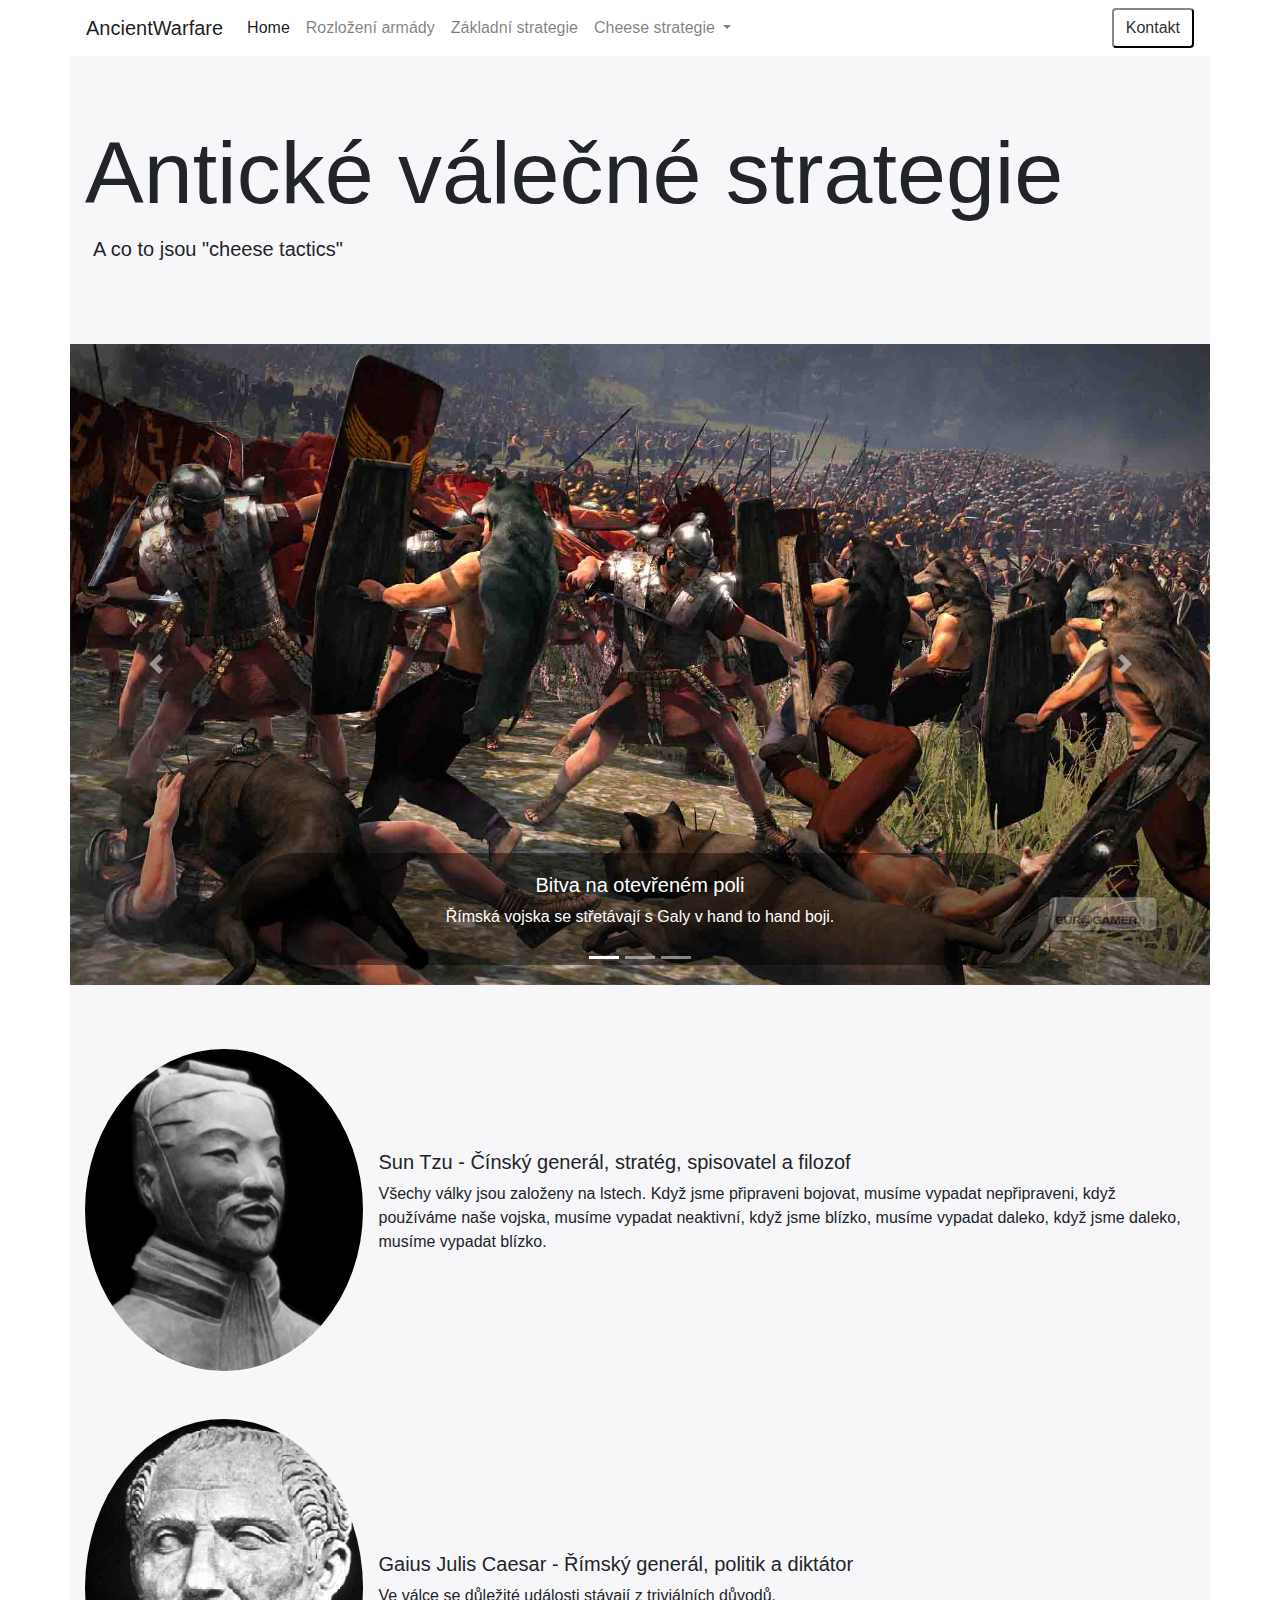
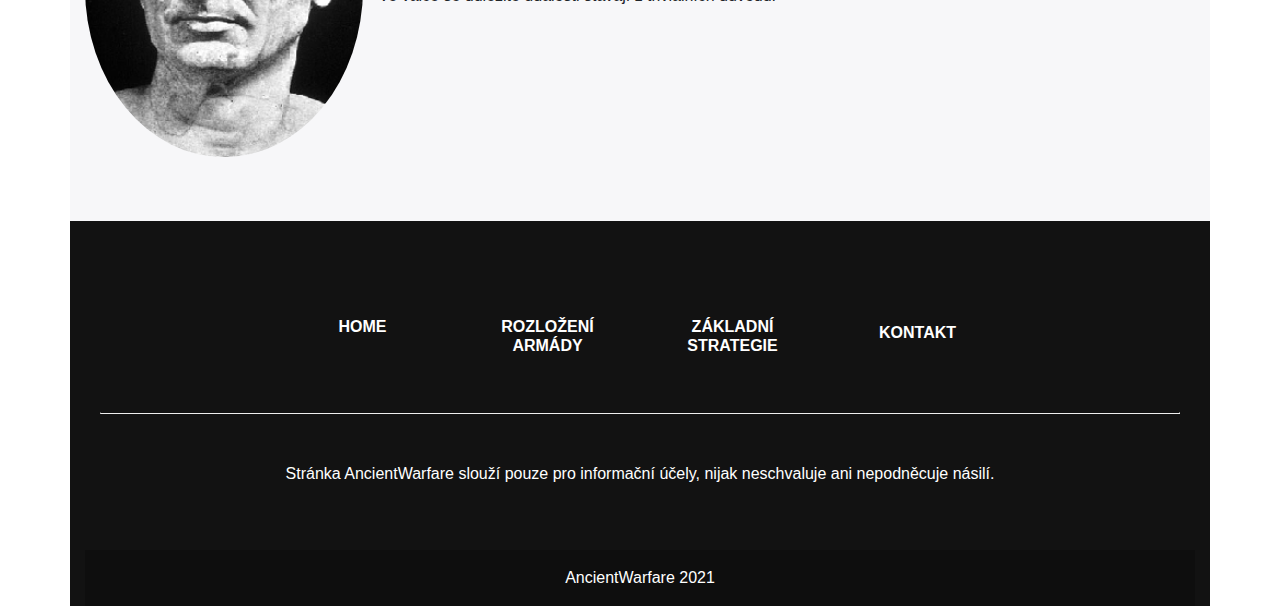
<file: index.html>
<!DOCTYPE html>
<html lang="en">

<head>
  <meta charset="UTF-8">
  <meta name="viewport" content="width=device-width, initial-scale=1.0">
  <link rel="stylesheet" href="css/bootstrap.css">
  <link rel="stylesheet" href="css/style.css">
  <title>AncientWarfare | Home</title>
</head>

<body>
  <div id="kontakt-container" style="height: 100%;width: 100%;display: flex; justify-content: center; align-items: center; z-index: 0; position: fixed;">
    <div class="card" style="display: none;z-index: 9999; border: none; border-radius: 25px;">
      <div class="card-body">
        <h5 class="card-title">Napište nám</h5>
        <div class="form-group">
          <label for="exampleInputEmail1">Váš Email</label>
          <input type="email" class="form-control" id="exampleInputEmail1" aria-describedby="emailHelp">
          <small id="emailHelp" class="form-text text-muted">Váš email nebudeme nikomu sdílet.</small>
          <small id="emailHelp" class="form-text text-muted">Moje osobní stránky:.</small>
          <a href="https://zeidash.github.io/index.html" target="blank"><small>https://zeidash.github.io/</small></a>
        </div>
        <div class="form-group">
          <label for="exampleInputText0">Předmět</label>
          <input maxlength="30" type="text" class="form-control" id="exampleInputText0">
        </div>
        <div class="form-group">
          <label for="exampleInputText">Zpráva</label>
          <textarea maxlength="500" type="text" class="form-control" id="exampleInputText"
            style="resize: none;"> </textarea>
        </div>
        <button type="submit" class="btn btn-primary col-12 mb-2">Odeslat</button>
        <button id="kontakt-cancel" type="submit" class="btn btn-danger col-12">Zrušit</button>
      </div>
    </div>
  </div>

  <div class="container">
    <nav class="navbar navbar-expand-lg navbar-light row bg-light sticky-top" style="border-radius: 0; border: none;">
      <a class="navbar-brand" href="#">AncientWarfare</a>
      <button class="navbar-toggler" type="button" data-toggle="collapse" data-target="#navbarNavDropdown"
        aria-controls="navbarNavDropdown" aria-expanded="false" aria-label="Toggle navigation">
        <span class="navbar-toggler-icon"></span>
      </button>
      <div class="collapse navbar-collapse" id="navbarNavDropdown">
        <ul class="navbar-nav">
          <li class="nav-item active">
            <a class="nav-link" href="index.html">Home <span class="sr-only">(current)</span></a>
          </li>
          <li class="nav-item">
            <a class="nav-link" href="composition.html">Rozložení armády</a>
          </li>
          <li class="nav-item">
            <a class="nav-link" href="basic_strategy.html">Základní strategie</a>
          </li>
          <li class="nav-item dropdown">
            <a class="nav-link dropdown-toggle" href="#" id="navbarDropdownMenuLink" role="button"
              data-toggle="dropdown" aria-haspopup="true" aria-expanded="false">
              Cheese strategie
            </a>
            <div class="dropdown-menu" aria-labelledby="navbarDropdownMenuLink" style="border-radius: 5px;">
              <a class="dropdown-item" href="guerrila.html#scorch">Spálená země</a>
              <a class="dropdown-item" href="guerrila.html">Guerrilla warfare</a>
            </div>
          </li>
        </ul>
        <button type="button" class="btn btn-outline-primary ml-auto kontakt-button">Kontakt</button>
      </div>
    </nav>
    <div class="row justify-content-center">
      <div class="jumbotron jumbotron-fluid col-12  mb-0">
        <div class="container">
          <h1 class="display-2">Antické válečné strategie</h1>
          <p class="lead ml-2">A co to jsou "cheese tactics"</p>
        </div>
      </div>
    </div>

    <div class="row justify-content-center mt-0">
      <div id="carouselExampleCaptions" class="carousel slide carousel-fade" data-ride="carousel">
        <ol class="carousel-indicators">
          <li data-target="#carouselExampleCaptions" data-slide-to="0" class="active"></li>
          <li data-target="#carouselExampleCaptions" data-slide-to="1"></li>
          <li data-target="#carouselExampleCaptions" data-slide-to="2"></li>
        </ol>
        <div class="carousel-inner">
          <div class="carousel-item active" data-interval="5000">
            <img src="img/gauls_romans.jpg" class="d-block w-100" alt="Bitva římanů a galů">
            <div class="carousel-caption d-none d-md-block"
              style="background-color:rgba(0, 0, 0, 0.452); border-radius:100px">
              <h5>Bitva na otevřeném poli</h5>
              <p>Římská vojska se střetávají s Galy v hand to hand boji.</p>
            </div>
          </div>
          <div class="carousel-item" data-interval="5000">
            <img src="img/hoplites.jpg" class="d-block w-100" alt="Hoplitská hradba">
            <div class="carousel-caption d-none d-md-block"
              style="background-color:rgba(0, 0, 0, 0.452); border-radius:100px">
              <h5>Zdi Sparty</h5>
              <p>Hoplitská hradba štítů v obraně.</p>
            </div>
          </div>
          <div class="carousel-item" data-interval="5000">
            <img src="img/horse_lancer.jpg" class="d-block w-100" alt="Bitva Parthské říše">
            <div class="carousel-caption d-none d-md-block"
              style="background-color:rgba(0, 0, 0, 0.452); border-radius:100px">
              <h5>Útok kavalérií</h5>
              <p>Střet Parthských vojsk s Římany.</p>
            </div>
          </div>
        </div>
        <a class="carousel-control-prev" href="#carouselExampleCaptions" role="button" data-slide="prev">
          <span class="carousel-control-prev-icon" aria-hidden="true"></span>
          <span class="sr-only">Previous</span>
        </a>
        <a class="carousel-control-next" href="#carouselExampleCaptions" role="button" data-slide="next">
          <span class="carousel-control-next-icon" aria-hidden="true"></span>
          <span class="sr-only">Next</span>
        </a>
      </div>
    </div>

    <div class="row justify-content-center mt-0">
      <div class="jumbotron jumbotron-fluid mb-0">
        <div class="container">
          <div class="media" style="display: flex; align-items: center;">
            <img src="img/sun_tzu.png" class="mr-3 w-25" style="border-radius: 50%;" alt="Sun Tzu">
            <div class="media-body">
              <h5 class="mt-0">Sun Tzu - Čínský generál, stratég, spisovatel a filozof</h5>
              <p>Všechy války jsou založeny na lstech. Když jsme připraveni bojovat, musíme vypadat nepřipraveni, když
                používáme naše vojska, musíme vypadat neaktivní, když jsme blízko, musíme vypadat daleko, když jsme
                daleko, musíme vypadat blízko.</p>
            </div>
          </div>
          <div class="media mt-5" style="display: flex; align-items: center;">
            <img src="img/caesar.png" class="mr-3 w-25" style="border-radius: 50%;" alt="Gaius Julius Caesar">
            <div class="media-body">
              <h5 class="mt-0">Gaius Julis Caesar - Římský generál, politik a diktátor </h5>
              <p>Ve válce se důležité události stávají z triviálních důvodů.</p>
            </div>
          </div>
        </div>
      </div>
    </div>

    <div class="row justify-content-center mt-0">
      <!-- Footer -->
      <footer class="text-center text-white col-12" style="background-color: #121212">
        <!-- Grid container -->
        <div class="container">
          <!-- Section: Links -->
          <section class="mt-5">
            <!-- Grid row-->
            <div class="row text-center d-flex justify-content-center pt-5">
              <!-- Grid column -->
              <div class="col-md-2">
                <h6 class="text-uppercase font-weight-bold">
                  <a href="index.html" class="text-white">Home</a>
                </h6>
              </div>

              <div class="col-md-2">
                <h6 class="text-uppercase font-weight-bold">
                  <a href="composition.html" class="text-white">Rozložení armády</a>
                </h6>
              </div>

              <div class="col-md-2">
                <h6 class="text-uppercase font-weight-bold">
                  <a href="basic_strategy.html" class="text-white">Základní strategie</a>
                </h6>
              </div>

              <button class="col-md-2 kontakt-button" style="background-color: transparent; border: none;">
                <h6 class="text-uppercase font-weight-bold">
                  <p class="text-white">Kontakt</a>
                </h6>
              </button>

            </div>
            <!-- Grid row-->
          </section>
          <!-- Section: Links -->

          <hr class="my-5" />

          <!-- Section: Text -->
          <section class="mb-5">
            <div class="row d-flex justify-content-center">
              <div class="col-lg-8">
                <p>
                  Stránka AncientWarfare slouží pouze pro informační účely, nijak neschvaluje ani nepodněcuje násilí.
                </p>
              </div>
            </div>
          </section>
          <!-- Section: Text -->
        </div>
        <!-- Grid container -->
        <!-- Copyright -->
        <div class="text-center p-3 m-0" style="background-color: rgba(0, 0, 0, 0.2)">
          <a class="text-white" href="">AncientWarfare 2021</a>
        </div>
        <!-- Copyright -->
      </footer>
      <!-- Footer -->
    </div>
  </div>

  <script src="https://code.jquery.com/jquery-3.5.1.slim.min.js"
    integrity="sha384-DfXdz2htPH0lsSSs5nCTpuj/zy4C+OGpamoFVy38MVBnE+IbbVYUew+OrCXaRkfj"
    crossorigin="anonymous"></script>
  <script src="https://cdn.jsdelivr.net/npm/bootstrap@4.6.0/dist/js/bootstrap.bundle.min.js"
    integrity="sha384-Piv4xVNRyMGpqkS2by6br4gNJ7DXjqk09RmUpJ8jgGtD7zP9yug3goQfGII0yAns"
    crossorigin="anonymous"></script>

    <script src="card.js">
    </script>
</body>

</html>
</file>
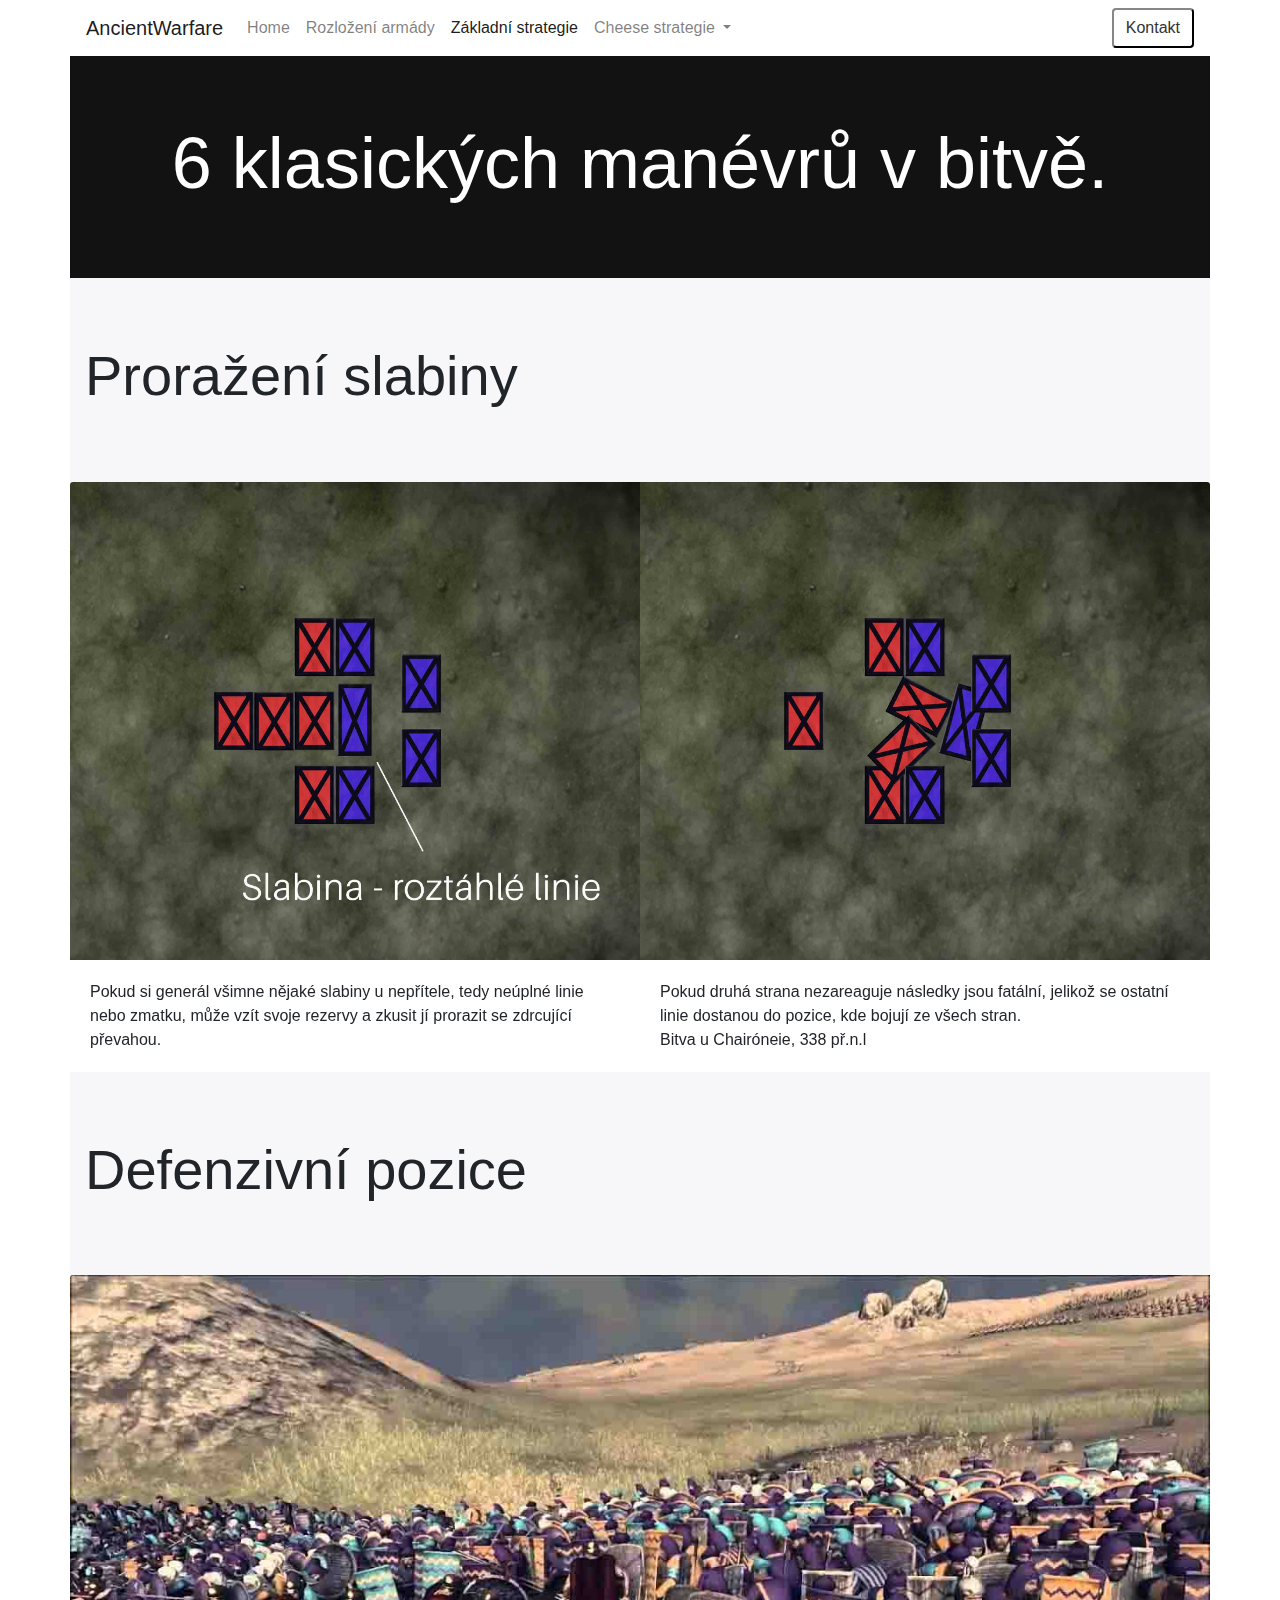
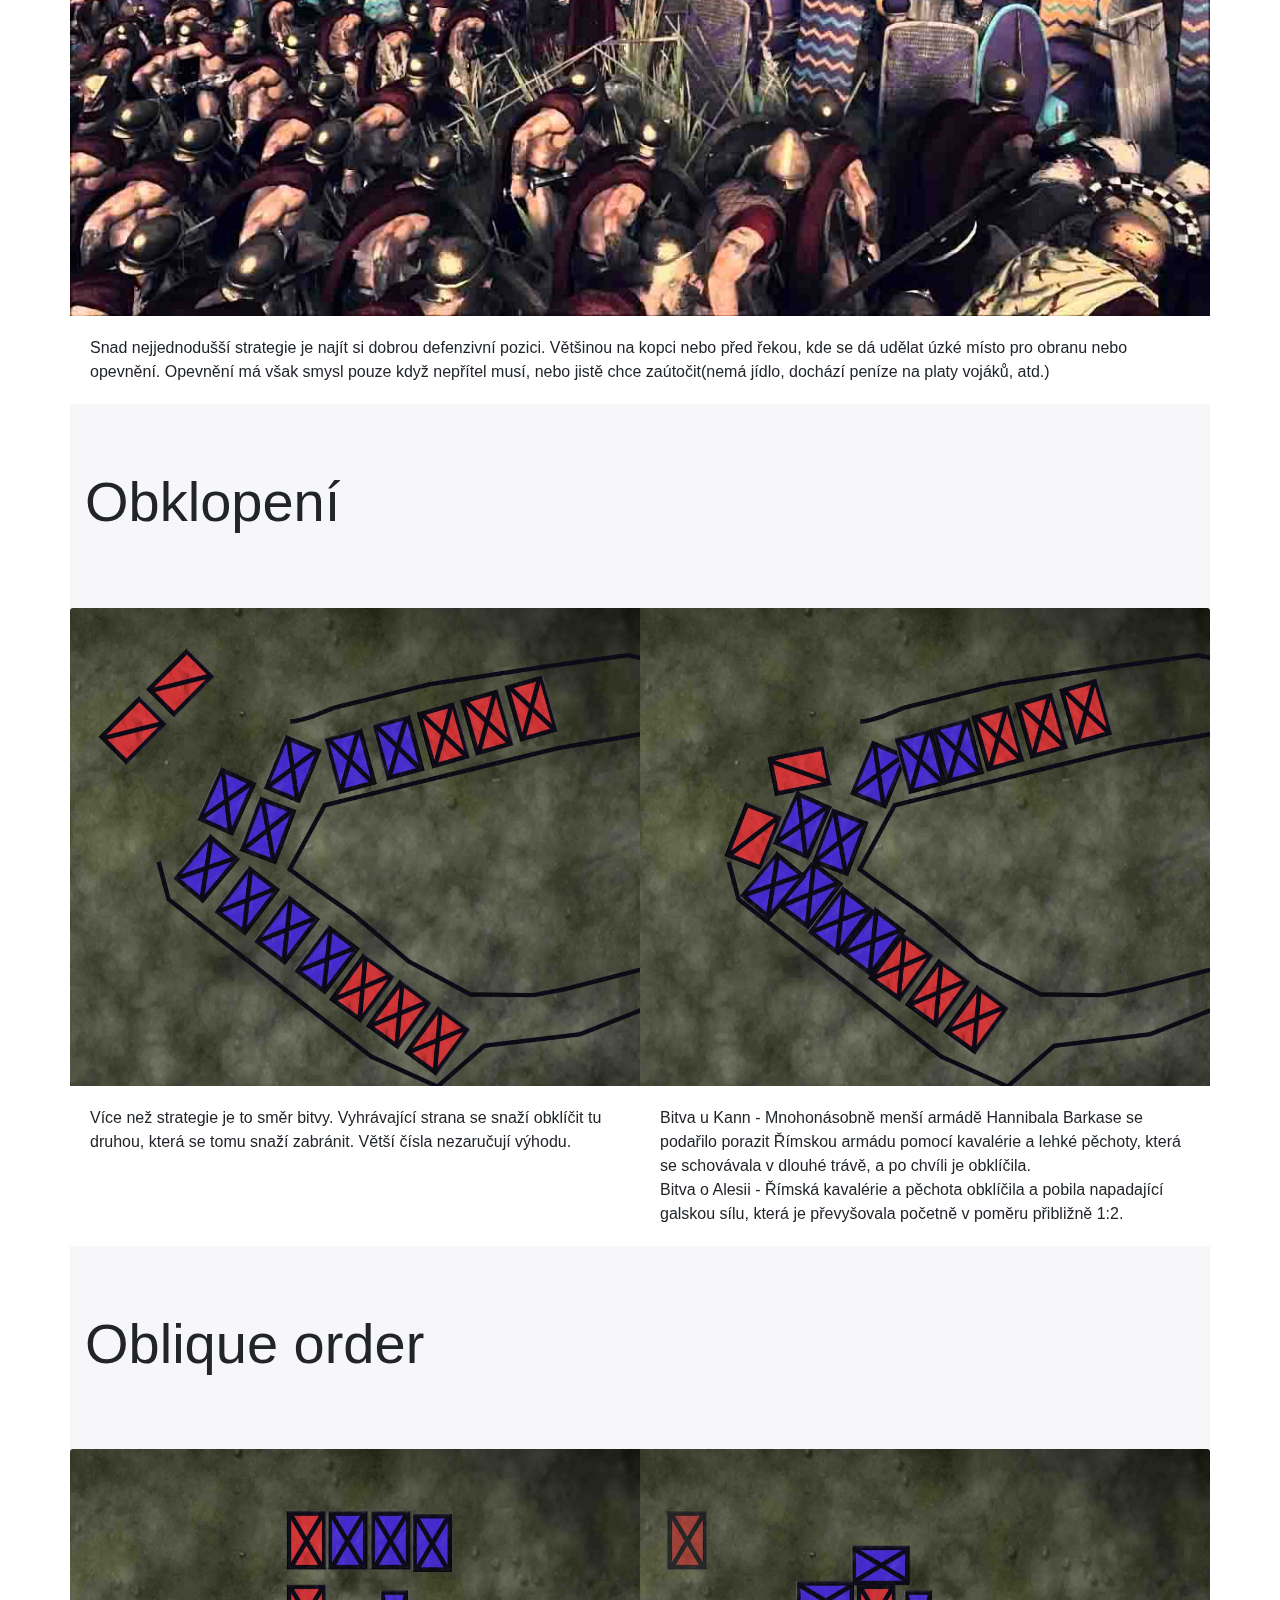
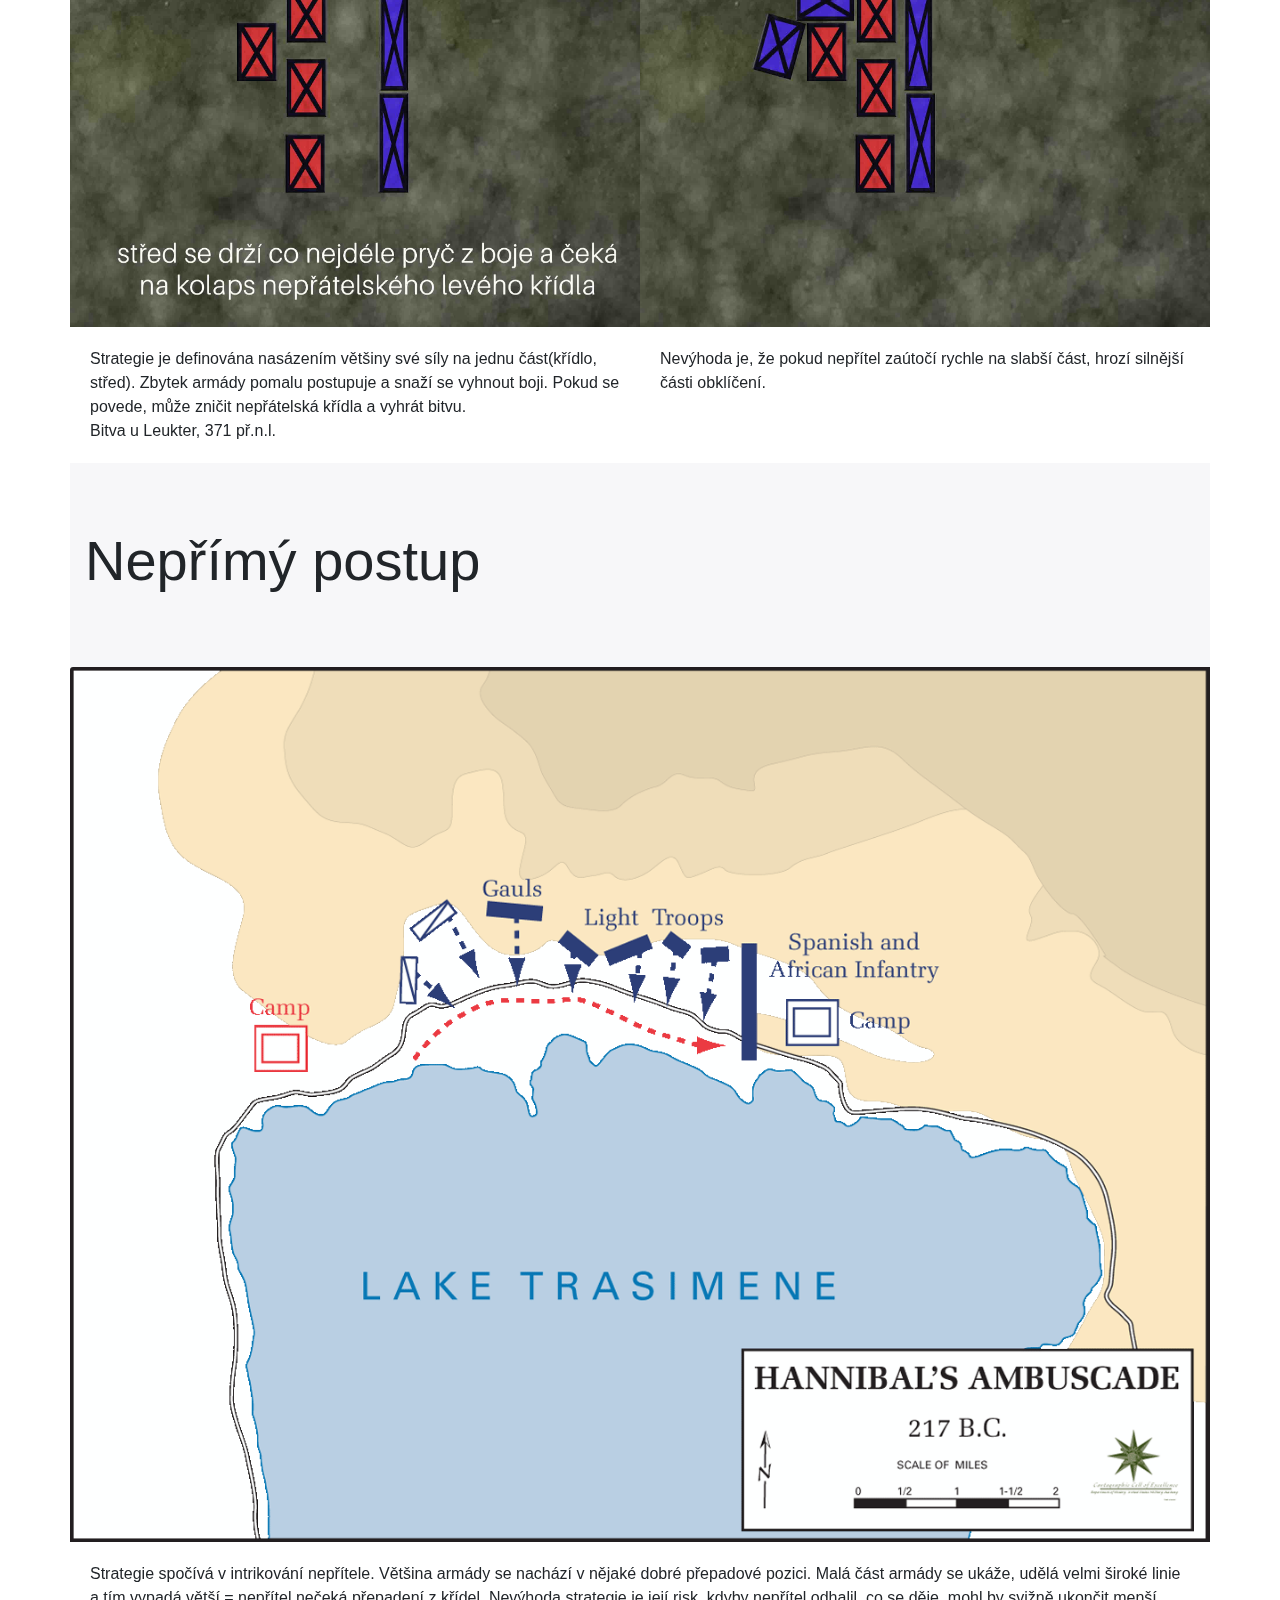
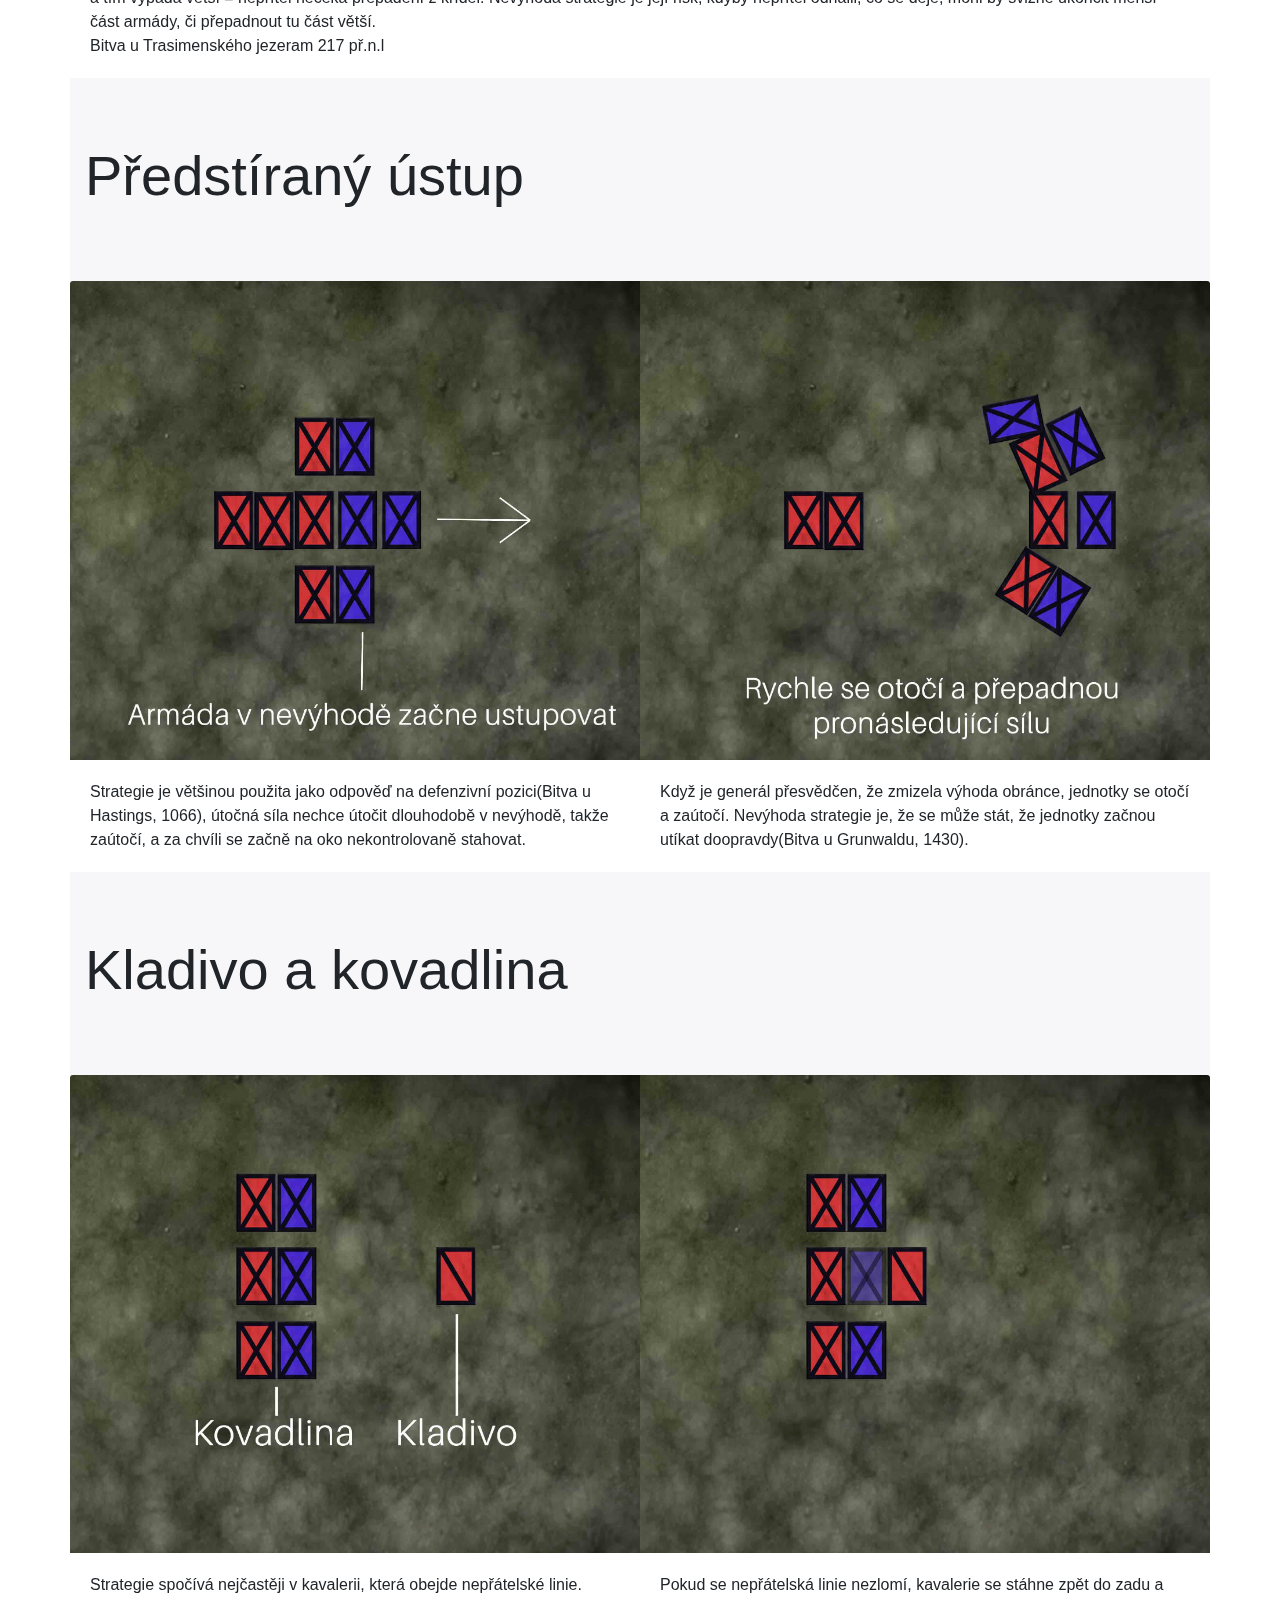
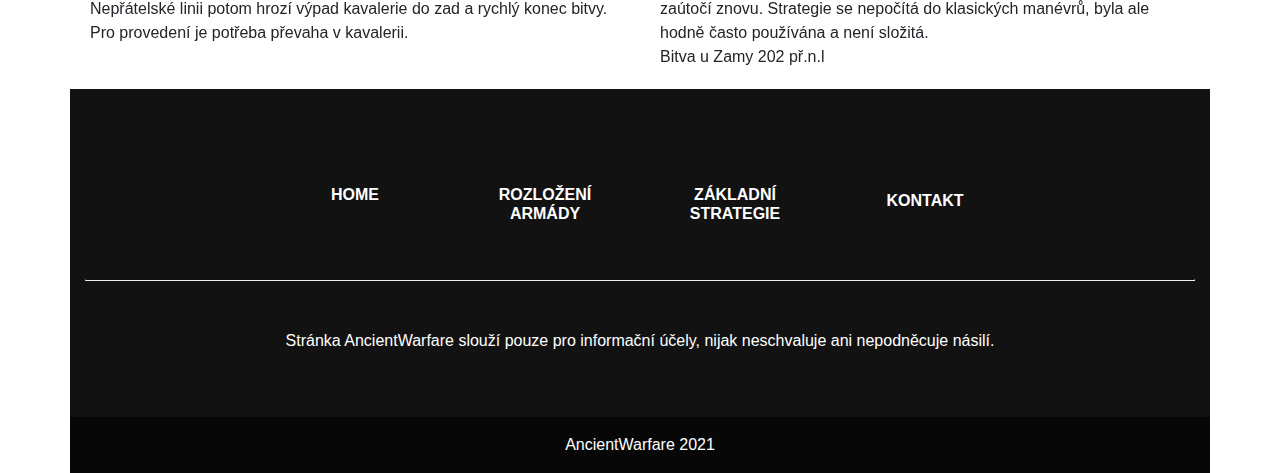
<file: basic_strategy.html>
<!DOCTYPE html>
<html lang="en">

<head>
    <meta charset="UTF-8">
    <meta name="viewport" content="width=device-width, initial-scale=1.0">
    <link rel="stylesheet" href="css/bootstrap.css">
    <title>AncientWarfare | Strategie</title>
</head>

<body>
    <div id="kontakt-container"
        style="height: 100%;width: 100%;display: flex; justify-content: center; align-items: center; z-index: 0; position: fixed;">
        <div class="card" style="display: none;z-index: 9999; border: none; border-radius: 25px;">
            <div class="card-body">
                <h5 class="card-title">Napište nám</h5>
                <div class="form-group">
                    <label for="exampleInputEmail1">Váš Email</label>
                    <input type="email" class="form-control" id="exampleInputEmail1" aria-describedby="emailHelp">
                    <small id="emailHelp" class="form-text text-muted">Váš email nebudeme nikomu sdílet.</small>
                    <small id="emailHelp" class="form-text text-muted">Moje osobní stránky:.</small>
                    <a href="https://zeidash.github.io/" target="blank"><small>https://zeidash.github.io/</small></a>
                </div>
                <div class="form-group">
                    <label for="exampleInputText0">Předmět</label>
                    <input maxlength="30" type="text" class="form-control" id="exampleInputText0">
                </div>
                <div class="form-group">
                    <label for="exampleInputText">Zpráva</label>
                    <textarea maxlength="500" type="text" class="form-control" id="exampleInputText"
                        style="resize: none;"> </textarea>
                </div>
                <button type="submit" class="btn btn-primary col-12 mb-2">Odeslat</button>
                <button id="kontakt-cancel" type="submit" class="btn btn-danger col-12">Zrušit</button>
            </div>
        </div>
    </div>

    <div class="container">
        <nav class="navbar navbar-expand-lg navbar-light row bg-light sticky-top" style="border-radius: 0; border: none;">
            <a class="navbar-brand" href="#">AncientWarfare</a>
            <button class="navbar-toggler" type="button" data-toggle="collapse" data-target="#navbarNavDropdown"
                aria-controls="navbarNavDropdown" aria-expanded="false" aria-label="Toggle navigation">
                <span class="navbar-toggler-icon"></span>
            </button>
            <div class="collapse navbar-collapse" id="navbarNavDropdown">
                <ul class="navbar-nav">
                    <li class="nav-item">
                        <a class="nav-link" href="index.html">Home</a>
                    </li>
                    <li class="nav-item">
                        <a class="nav-link" href="composition.html">Rozložení armády</a>
                    </li>
                    <li class="nav-item active">
                        <a class="nav-link" href="basic_strategy.html">Základní strategie</a>
                    </li>
                    <li class="nav-item dropdown">
                        <a class="nav-link dropdown-toggle" href="#" id="navbarDropdownMenuLink" role="button"
                            data-toggle="dropdown" aria-haspopup="true" aria-expanded="false">
                            Cheese strategie
                        </a>
                        <div class="dropdown-menu" aria-labelledby="navbarDropdownMenuLink" style="border-radius: 5px;">
                            <a class="dropdown-item" href="guerrila.html#scorch">Spálená země</a>
                            <a class="dropdown-item" href="guerrila.html">Guerrilla warfare</a>
                        </div>
                    </li>
                </ul>
                <button type="button" class="btn btn-outline-primary ml-auto kontakt-button">Kontakt</button>
            </div>
        </nav>
        <!-- Nadpis -->
        <div class="row justify-content-center">
            <div class="jumbotron jumbotron-fluid col-12  mb-0" style="background-color: #121212;">
                <div class="container">
                    <h1 class="display-3 text-light" style="text-align: center;">6 klasických manévrů v bitvě.</h1>
                </div>
            </div>
        </div>

        <!-- Slabina -->
        <div class="row justify-content-center">
            <div class="jumbotron jumbotron-fluid col-12  mb-0">
                <div class="container">
                    <h1 class="display-4">Proražení slabiny</h1>
                </div>
            </div>
            <div class="card m-0 p-0 col-6 border-right-0">
                <img src="img/slabina.jpg" class="card-img-top" style="border-top-right-radius: 0%;" alt="Slabina v linii 1">
                <div class="card-body">
                    <p class="card-text">
                        Pokud si generál všimne nějaké slabiny u nepřítele, tedy neúplné linie nebo zmatku, může vzít svoje rezervy a zkusit jí prorazit se zdrcující převahou.
                    </p>
                </div>
            </div>
            <div class="card m-0 p-0 col-6 border-left-0">
                <img src="img/slabina_2.jpg" class="card-img-top" style="border-top-left-radius: 0%;" alt="Slabina v linii 1">
                <div class="card-body">
                    <p class="card-text">
                        Pokud druhá strana nezareaguje následky jsou fatální, jelikož se ostatní linie dostanou do pozice, kde bojují ze všech stran.
                      <br>  Bitva u Chairóneie, 338 př.n.l
                    </p>
                </div>
            </div>
        </div>

        <!-- Pozice -->
        <div class="row justify-content-center">
            <div class="jumbotron jumbotron-fluid col-12  mb-0">
                <div class="container">
                    <h1 class="display-4">Defenzivní pozice</h1>
                </div>
            </div>
            <div class="card m-0 p-0 col-12 border-right-0">
                <img src="img/defensive_pos.jpg" class="card-img-top" style="border-top-right-radius: 0%;" alt="Defenzivní pozice">
                <div class="card-body">
                    <p class="card-text">Snad nejjednodušší strategie je najít si dobrou defenzivní pozici. Většinou na kopci nebo před řekou, kde se dá udělat úzké místo pro obranu nebo opevnění. Opevnění má však smysl pouze když nepřítel musí, nebo jistě chce zaútočit(nemá jídlo, dochází peníze na platy vojáků, atd.)</p>
                </div>
            </div>
        </div>

        <!-- Obalení -->
        <div class="row justify-content-center">
            <div class="jumbotron jumbotron-fluid col-12  mb-0">
                <div class="container">
                    <h1 class="display-4">Obklopení</h1>
                </div>
            </div>
            <div class="card m-0 p-0 col-6 border-right-0">
                <img src="img/envelopment.jpg" class="card-img-top" style="border-top-right-radius: 0%;" alt="Obklopení 1">
                <div class="card-body">
                    <p class="card-text">
                        Více než strategie je to směr bitvy. Vyhrávající strana se snaží obklíčit tu druhou, která se tomu snaží zabránit. Větší čísla nezaručují výhodu.
                    </p>
                </div>
            </div>
            <div class="card m-0 p-0 col-6 border-left-0">
                <img src="img/envelopment_2.jpg" class="card-img-top" style="border-top-left-radius: 0%;" alt="Obklopení 2">
                <div class="card-body">
                    <p class="card-text">
                        Bitva u Kann - Mnohonásobně menší armádě Hannibala Barkase se podařilo porazit Římskou armádu pomocí kavalérie a lehké pěchoty, která se schovávala v dlouhé trávě, a po chvíli je obklíčila.
                      <br>  Bitva o Alesii - Římská kavalérie a pěchota obklíčila a pobila napadající galskou sílu, která je převyšovala početně v poměru přibližně 1:2. 
                    </p>
                </div>
            </div>
        </div>

        <!-- Útok, nejde přeložit-->
        <div class="row justify-content-center">
            <div class="jumbotron jumbotron-fluid col-12  mb-0">
                <div class="container">
                    <h1 class="display-4">Oblique order</h1>
                </div>
            </div>
            <div class="card m-0 p-0 col-6 border-right-0">
                <img src="img/oblique_order.jpg" class="card-img-top" style="border-top-right-radius: 0%;" alt="Oblique order">
                <div class="card-body">
                    <p class="card-text">
                        Strategie je definována nasázením většiny své síly na jednu část(křídlo, střed). Zbytek armády pomalu postupuje a snaží se vyhnout boji. Pokud se povede, může zničit nepřátelská křídla a vyhrát bitvu. <br> Bitva u Leukter, 371 př.n.l.
                    </p>
                </div>
            </div>
            <div class="card m-0 p-0 col-6 border-left-0">
                <img src="img/oblique_order_2.jpg" class="card-img-top" style="border-top-left-radius: 0%;" alt="Oblique order">
                <div class="card-body">
                    <p class="card-text">
                        Nevýhoda je, že pokud nepřítel zaútočí rychle na slabší část, hrozí silnější části obklíčení.    
                    </p>
                </div>
            </div>
        </div>

        <!-- Postup -->
        <div class="row justify-content-center">
            <div class="jumbotron jumbotron-fluid col-12  mb-0">
                <div class="container">
                    <h1 class="display-4">Nepřímý postup</h1>
                </div>
            </div>
            <div class="card m-0 p-0 col-12 border-right-0" style="border: none;">
                <img src="img/lake_trasimenegif.gif" class="card-img-top" style="border-top-right-radius: 0%; border: none;" alt="Bitva u jezera Trasimene">
                <div class="card-body">
                    <p class="card-text">Strategie spočívá v intrikování nepřítele. Většina armády se nachází v nějaké dobré přepadové pozici. Malá část armády se ukáže, udělá velmi široké linie a tím vypadá větší = nepřítel nečeká přepadení z křídel.
                        Nevýhoda strategie je její risk, kdyby nepřítel odhalil, co se děje, mohl by svižně ukončit menší část armády, či přepadnout tu část větší.
                       <br> Bitva u Trasimenského jezeram 217 př.n.l
                    </p>
                </div>
            </div>
        </div>

        <!-- Ústup -->
        <div class="row justify-content-center">
            <div class="jumbotron jumbotron-fluid col-12  mb-0">
                <div class="container">
                    <h1 class="display-4">Předstíraný ústup</h1>
                </div>
            </div>
            <div class="card m-0 p-0 col-6 border-right-0">
                <img src="img/feigned_retreat.jpg" class="card-img-top" style="border-top-right-radius: 0%;" alt="Předstíraný ústup 1">
                <div class="card-body">
                    <p class="card-text">Strategie je většinou použita jako odpověď na defenzivní pozici(Bitva u Hastings, 1066), útočná síla nechce útočit dlouhodobě v nevýhodě, takže zaútočí, a za chvíli se začně na oko nekontrolovaně stahovat.
                </div>
            </div>
            <div class="card m-0 p-0 col-6 border-left-0">
                <img src="img/feigned_retreat_2.jpg" class="card-img-top" style="border-top-left-radius: 0%;" alt="Předstíraný ústup 2">
                <div class="card-body">
                    <p class="card-text">Když je generál přesvědčen, že zmizela výhoda obránce, jednotky se otočí a zaútočí. Nevýhoda strategie je, že se může stát, že jednotky začnou utíkat doopravdy(Bitva u Grunwaldu, 1430).
                </div>
            </div>
        </div>

        <!-- kladivo -->
        <div class="row justify-content-center">
            <div class="jumbotron jumbotron-fluid col-12  mb-0">
                <div class="container">
                    <h1 class="display-4">Kladivo a kovadlina</h1>
                </div>
            </div>
            <div class="card m-0 p-0 col-6 border-right-0">
                <img src="img/hammer_anvil.jpg" class="card-img-top" style="border-top-right-radius: 0%;" alt="Kladivo a kovadlina 1">
                <div class="card-body">
                    <p class="card-text">Strategie spočívá nejčastěji v kavalerii, která obejde nepřátelské linie.
                        Nepřátelské linii potom hrozí výpad kavalerie do zad a rychlý konec bitvy. Pro provedení je
                        potřeba převaha v kavalerii.</p>
                </div>
            </div>
            <div class="card m-0 p-0 col-6 border-left-0">
                <img src="img/hammer_anvil_2.jpg" class="card-img-top" style="border-top-left-radius: 0%;" alt="Kladivo a kovadlina 2">
                <div class="card-body">
                    <p class="card-text">Pokud se nepřátelská linie nezlomí, kavalerie se stáhne zpět do zadu a zaútočí
                        znovu. Strategie se nepočítá do klasických manévrů, byla ale hodně často používána a není složitá.
                       <br> Bitva u Zamy 202 př.n.l
                    </p>
                </div>
            </div>
        </div>

        <!-- Footer -->
        <div class="row justify-content-center mt-0">
            <!-- Footer -->
            <footer class="p-0 text-center text-white col-12" style="background-color: #121212">
                <!-- Grid container -->
                <div class="container">
                    <!-- Section: Links -->
                    <section class="mt-5">
                        <!-- Grid row-->
                        <div class="row text-center d-flex justify-content-center pt-5">
                            <!-- Grid column -->
                            <div class="col-md-2">
                                <h6 class="text-uppercase font-weight-bold">
                                    <a href="index.html" class="text-white">Home</a>
                                </h6>
                            </div>

                            <div class="col-md-2">
                                <h6 class="text-uppercase font-weight-bold">
                                    <a href="composition.html" class="text-white">Rozložení armády</a>
                                </h6>
                            </div>

                            <div class="col-md-2">
                                <h6 class="text-uppercase font-weight-bold">
                                    <a href="basic_strategy.html" class="text-white">Základní strategie</a>
                                </h6>
                            </div>

                            <button class="col-md-2 kontakt-button"
                                style="background-color: transparent; border: none;">
                                <h6 class="text-uppercase font-weight-bold">
                                    <p class="text-white">Kontakt</a>
                                </h6>
                            </button>

                        </div>
                        <!-- Grid row-->
                    </section>
                    <!-- Section: Links -->

                    <hr class="my-5" />

                    <!-- Section: Text -->
                    <section class="mb-5">
                        <div class="row d-flex justify-content-center">
                            <div class="col-lg-8">
                                <p>
                                    Stránka AncientWarfare slouží pouze pro informační účely, nijak neschvaluje ani
                                    nepodněcuje násilí.
                                </p>
                            </div>
                        </div>
                    </section>
                </div>
                <div class="p-3" style="background-color: rgba(0, 0, 0, 0.596)">
                    <a class="text-white" href="">AncientWarfare 2021</a>
                </div>
            </footer>
            <!-- Footer -->
        </div>
    </div>

    <script src="https://code.jquery.com/jquery-3.5.1.slim.min.js"
        integrity="sha384-DfXdz2htPH0lsSSs5nCTpuj/zy4C+OGpamoFVy38MVBnE+IbbVYUew+OrCXaRkfj"
        crossorigin="anonymous"></script>
    <script src="https://cdn.jsdelivr.net/npm/bootstrap@4.6.0/dist/js/bootstrap.bundle.min.js"
        integrity="sha384-Piv4xVNRyMGpqkS2by6br4gNJ7DXjqk09RmUpJ8jgGtD7zP9yug3goQfGII0yAns"
        crossorigin="anonymous"></script>

    <script src="card.js">
    </script>
</body>

</html>
</file>
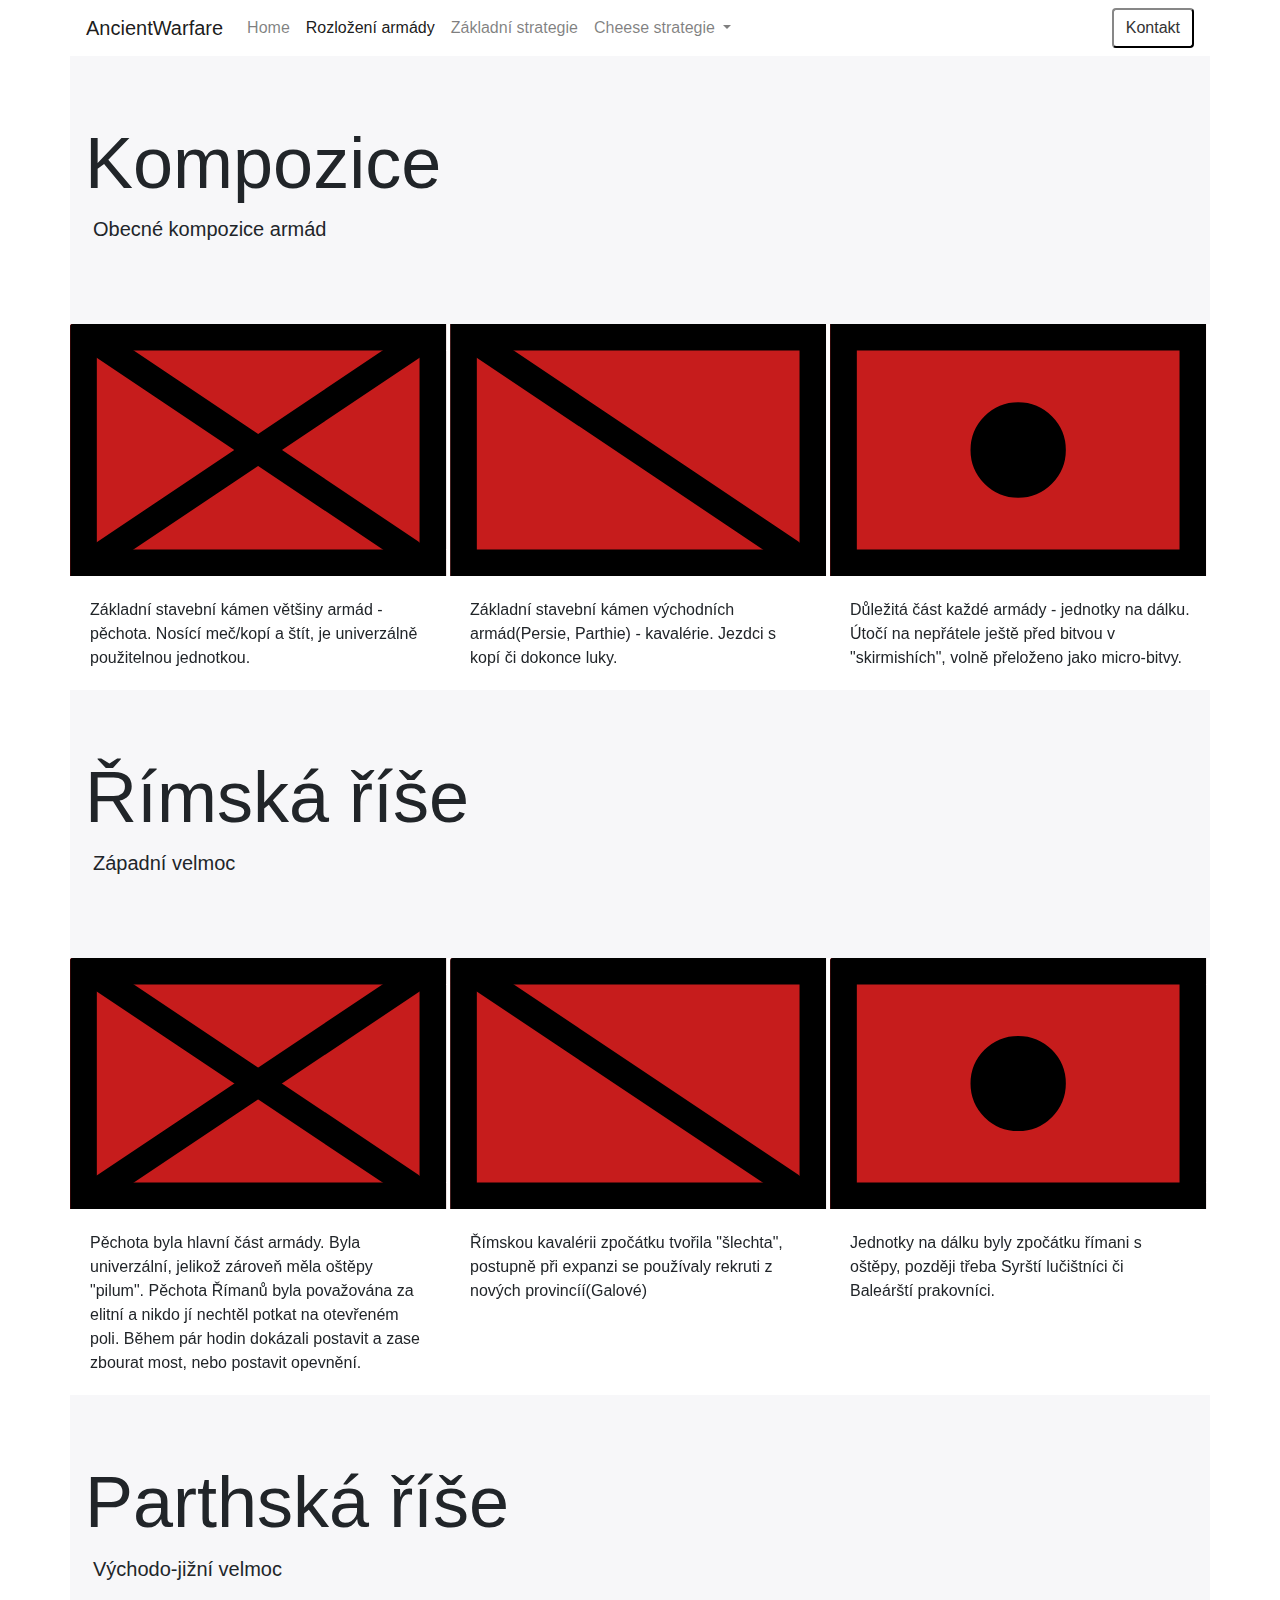
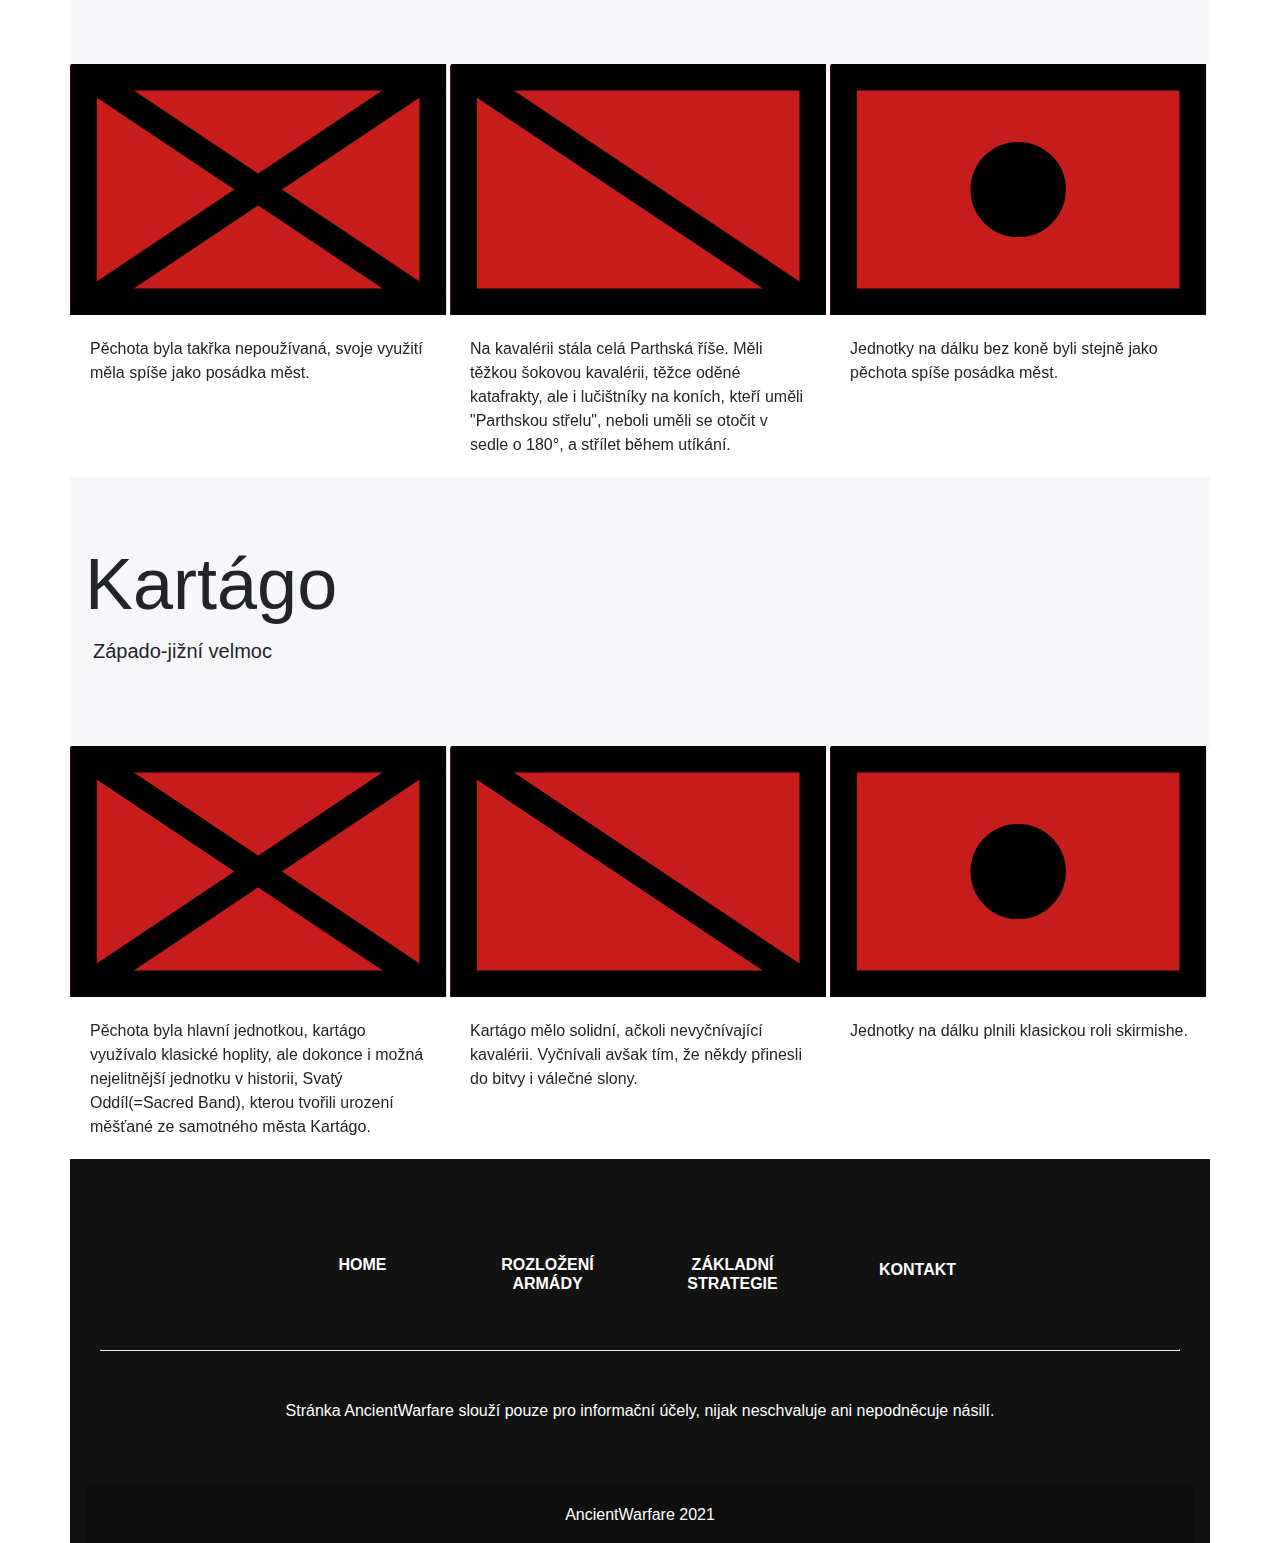
<file: composition.html>
<!DOCTYPE html>
<html lang="en">

<head>
    <meta charset="UTF-8">
    <meta http-equiv="X-UA-Compatible" content="IE=edge">
    <meta name="viewport" content="width=device-width, initial-scale=1.0">
    <link rel="stylesheet" href="css/bootstrap.css">
    <title>AncientWarfare | Kompozice</title>
</head>

<body>
    <div id="kontakt-container"
        style="height: 100%;width: 100%;display: flex; justify-content: center; align-items: center; z-index: 0; position: fixed;">
        <div class="card" style="display: none;z-index: 9999; border: none; border-radius: 25px;">
            <div class="card-body">
                <h5 class="card-title">Napište nám</h5>
                <div class="form-group">
                    <label for="exampleInputEmail1">Váš Email</label>
                    <input type="email" class="form-control" id="exampleInputEmail1" aria-describedby="emailHelp">
                    <small id="emailHelp" class="form-text text-muted">Váš email nebudeme nikomu sdílet.</small>
                    <small id="emailHelp" class="form-text text-muted">Moje osobní stránky:.</small>
                    <a href="https://zeidash.github.io/" target="blank"><small>https://zeidash.github.io/</small></a>
                </div>
                <div class="form-group">
                    <label for="exampleInputText0">Předmět</label>
                    <input maxlength="30" type="text" class="form-control" id="exampleInputText0">
                </div>
                <div class="form-group">
                    <label for="exampleInputText">Zpráva</label>
                    <textarea maxlength="500" type="text" class="form-control" id="exampleInputText"
                        style="resize: none;"> </textarea>
                </div>
                <button type="submit" class="btn btn-primary col-12 mb-2">Odeslat</button>
                <button id="kontakt-cancel" type="submit" class="btn btn-danger col-12">Zrušit</button>
            </div>
        </div>
    </div>

    <div class="container">
        <nav class="navbar navbar-expand-lg navbar-light row bg-light sticky-top"
            style="border-radius: 0; border: none;">
            <a class="navbar-brand" href="#">AncientWarfare</a>
            <button class="navbar-toggler" type="button" data-toggle="collapse" data-target="#navbarNavDropdown"
                aria-controls="navbarNavDropdown" aria-expanded="false" aria-label="Toggle navigation">
                <span class="navbar-toggler-icon"></span>
            </button>
            <div class="collapse navbar-collapse" id="navbarNavDropdown">
                <ul class="navbar-nav">
                    <li class="nav-item">
                        <a class="nav-link" href="index.html">Home</a>
                    </li>
                    <li class="nav-item active">
                        <a class="nav-link" href="composition.html">Rozložení armády</a>
                    </li>
                    <li class="nav-item">
                        <a class="nav-link" href="basic_strategy.html">Základní strategie</a>
                    </li>
                    <li class="nav-item dropdown">
                        <a class="nav-link dropdown-toggle" href="#" id="navbarDropdownMenuLink" role="button"
                            data-toggle="dropdown" aria-haspopup="true" aria-expanded="false">
                            Cheese strategie
                        </a>
                        <div class="dropdown-menu" aria-labelledby="navbarDropdownMenuLink" style="border-radius: 5px;">
                            <a class="dropdown-item" href="guerrila.html#scorch">Spálená země</a>
                            <a class="dropdown-item" href="guerrila.html">Guerrilla warfare</a>
                        </div>
                    </li>
                </ul>
                <button type="button" class="btn btn-outline-primary ml-auto kontakt-button">Kontakt</button>
            </div>
        </nav>
        <div class="row justify-content-center">
            <div class="jumbotron jumbotron-fluid col-12  mb-0">
                <div class="container">
                    <h1 class="display-3">Kompozice</h1>
                    <p class="lead ml-2">Obecné kompozice armád</p>
                </div>
            </div>
        </div>
        <div class="row justify-content-center">
            <div class="card m-0 p-0 col-4">
                <img src="img/infantry.svg" class="card-img-top" style="border-top-right-radius: 0%;" alt="pěchota">
                <div class="card-body">
                    <p class="card-text">
                        Základní stavební kámen většiny armád - pěchota. Nosící meč/kopí a štít, je univerzálně použitelnou jednotkou.
                    </p>
                </div>
            </div>
            <div class="card m-0 p-0 col-4">
                <img src="img/cavalry.svg" class="card-img-top" style="border-top-left-radius: 0%;" alt="kavalérie">
                <div class="card-body">
                    <p class="card-text">
                        Základní stavební kámen východních armád(Persie, Parthie) - kavalérie. Jezdci s kopí či dokonce luky.    
                    </p>
                </div>
            </div>
            <div class="card m-0 p-0 col-4">
                <img src="img/skirmish.svg" class="card-img-top" style="border-top-left-radius: 0%;" alt="jednotky na dálku">
                <div class="card-body">
                    <p class="card-text">
                        Důležitá část každé armády - jednotky na dálku. Útočí na nepřátele ještě před bitvou v "skirmishích", volně přeloženo jako micro-bitvy.
                    </p>
                </div>
            </div>
        </div>

        <div class="row justify-content-center">
            <div class="jumbotron jumbotron-fluid col-12  mb-0">
                <div class="container">
                    <h1 class="display-3">Římská říše</h1>
                    <p class="lead ml-2">Západní velmoc</p>
                </div>
            </div>
        </div>
        <div class="row justify-content-center">
            <div class="card m-0 p-0 col-4">
                <img src="img/infantry.svg" class="card-img-top" style="border-top-right-radius: 0%;" alt="pěchota">
                <div class="card-body">
                    <p class="card-text">
                        Pěchota byla hlavní část armády. Byla univerzální, jelikož zároveň měla oštěpy "pilum". Pěchota Římanů byla považována za elitní a nikdo jí nechtěl potkat na otevřeném poli. Během pár hodin dokázali postavit a zase zbourat most, nebo postavit opevnění.
                    </p>
                </div>
            </div>
            <div class="card m-0 p-0 col-4">
                <img src="img/cavalry.svg" class="card-img-top" style="border-top-right-radius: 0%;" alt="kavalérie">
                <div class="card-body">
                    <p class="card-text">
                        Římskou kavalérii zpočátku tvořila "šlechta", postupně při expanzi se používaly rekruti z nových provincíí(Galové)
                    </p>
                </div>
            </div>
            <div class="card m-0 p-0 col-4">
                <img src="img/skirmish.svg" class="card-img-top" style="border-top-right-radius: 0%;" alt="jednotky na dálku">
                <div class="card-body">
                    <p class="card-text">
                        Jednotky na dálku byly zpočátku římani s oštěpy, později třeba Syrští lučištníci či Baleárští prakovníci.
                    </p>
                </div>
            </div>
        </div>

        <div class="row justify-content-center">
            <div class="jumbotron jumbotron-fluid col-12  mb-0">
                <div class="container">
                    <h1 class="display-3">Parthská říše</h1>
                    <p class="lead ml-2">Východo-jižní velmoc</p>
                </div>
            </div>
        </div>
        <div class="row justify-content-center">
            <div class="card m-0 p-0 col-4">
                <img src="img/infantry.svg" class="card-img-top" style="border-top-right-radius: 0%;" alt="pěchota">
                <div class="card-body">
                    <p class="card-text">
                        Pěchota byla takřka nepoužívaná, svoje využití měla spíše jako posádka měst.
                    </p>
                </div>
            </div>
            <div class="card m-0 p-0 col-4">
                <img src="img/cavalry.svg" class="card-img-top" style="border-top-right-radius: 0%;" alt="kavalérie">
                <div class="card-body">
                    <p class="card-text">
                        Na kavalérii stála celá Parthská říše. Měli těžkou šokovou kavalérii, těžce oděné katafrakty, ale i lučištníky na koních, kteří uměli "Parthskou střelu", neboli uměli se otočit v sedle o 180°, a střílet během utíkání.
                    </p>
                </div>
            </div>
            <div class="card m-0 p-0 col-4">
                <img src="img/skirmish.svg" class="card-img-top" style="border-top-right-radius: 0%;" alt="jednotky na dálku">
                <div class="card-body">
                    <p class="card-text">
                        Jednotky na dálku bez koně byli stejně jako pěchota spíše posádka měst.
                    </p>
                </div>
            </div>
        </div>

        <div class="row justify-content-center">
            <div class="jumbotron jumbotron-fluid col-12  mb-0">
                <div class="container">
                    <h1 class="display-3">Kartágo</h1>
                    <p class="lead ml-2">Západo-jižní velmoc</p>
                </div>
            </div>
        </div>
        <div class="row justify-content-center">
            <div class="card m-0 p-0 col-4">
                <img src="img/infantry.svg" class="card-img-top" style="border-top-right-radius: 0%;" alt="pěchota">
                <div class="card-body">
                    <p class="card-text">
                        Pěchota byla hlavní jednotkou, kartágo využívalo klasické hoplity, ale dokonce i možná nejelitnější jednotku v historii, Svatý Oddíl(=Sacred Band), kterou tvořili urození měšťané ze samotného města Kartágo.
                    </p>
                </div>
            </div>
            <div class="card m-0 p-0 col-4">
                <img src="img/cavalry.svg" class="card-img-top" style="border-top-right-radius: 0%;" alt="kavalérie">
                <div class="card-body">
                    <p class="card-text">
                        Kartágo mělo solidní, ačkoli nevyčnívající kavalérii. Vyčnívali avšak tím, že někdy přinesli do bitvy i válečné slony.
                    </p>
                </div>
            </div>
            <div class="card m-0 p-0 col-4">
                <img src="img/skirmish.svg" class="card-img-top" style="border-top-right-radius: 0%;" alt="jednotky na dálku">
                <div class="card-body">
                    <p class="card-text">
                        Jednotky na dálku plnili klasickou roli skirmishe.
                    </p>
                </div>
            </div>
        </div>

        <div class="row justify-content-center mt-0">
            <!-- Footer -->
            <footer class="text-center text-white col-12" style="background-color: #121212">
                <!-- Grid container -->
                <div class="container">
                    <!-- Section: Links -->
                    <section class="mt-5">
                        <!-- Grid row-->
                        <div class="row text-center d-flex justify-content-center pt-5">
                            <!-- Grid column -->
                            <div class="col-md-2">
                                <h6 class="text-uppercase font-weight-bold">
                                    <a href="index.html" class="text-white">Home</a>
                                </h6>
                            </div>

                            <div class="col-md-2">
                                <h6 class="text-uppercase font-weight-bold">
                                    <a href="composition.html" class="text-white">Rozložení armády</a>
                                </h6>
                            </div>

                            <div class="col-md-2">
                                <h6 class="text-uppercase font-weight-bold">
                                    <a href="basic_strategy.html" class="text-white">Základní strategie</a>
                                </h6>
                            </div>

                            <button class="col-md-2 kontakt-button"
                                style="background-color: transparent; border: none;">
                                <h6 class="text-uppercase font-weight-bold">
                                    <p class="text-white">Kontakt</a>
                                </h6>
                            </button>

                        </div>
                        <!-- Grid row-->
                    </section>
                    <!-- Section: Links -->

                    <hr class="my-5" />

                    <!-- Section: Text -->
                    <section class="mb-5">
                        <div class="row d-flex justify-content-center">
                            <div class="col-lg-8">
                                <p>
                                    Stránka AncientWarfare slouží pouze pro informační účely, nijak neschvaluje ani
                                    nepodněcuje násilí.
                                </p>
                            </div>
                        </div>
                    </section>
                    <!-- Section: Text -->
                </div>
                <!-- Grid container -->
                <!-- Copyright -->
                <div class="text-center p-3 m-0" style="background-color: rgba(0, 0, 0, 0.2)">
                    <a class="text-white" href="">AncientWarfare 2021</a>
                </div>
                <!-- Copyright -->
            </footer>
            <!-- Footer -->
        </div>
    </div>
    <script src="https://code.jquery.com/jquery-3.5.1.slim.min.js"
        integrity="sha384-DfXdz2htPH0lsSSs5nCTpuj/zy4C+OGpamoFVy38MVBnE+IbbVYUew+OrCXaRkfj"
        crossorigin="anonymous"></script>
    <script src="https://cdn.jsdelivr.net/npm/bootstrap@4.6.0/dist/js/bootstrap.bundle.min.js"
        integrity="sha384-Piv4xVNRyMGpqkS2by6br4gNJ7DXjqk09RmUpJ8jgGtD7zP9yug3goQfGII0yAns"
        crossorigin="anonymous"></script>

    <script src="card.js">
    </script>

</body>

</html>
</file>
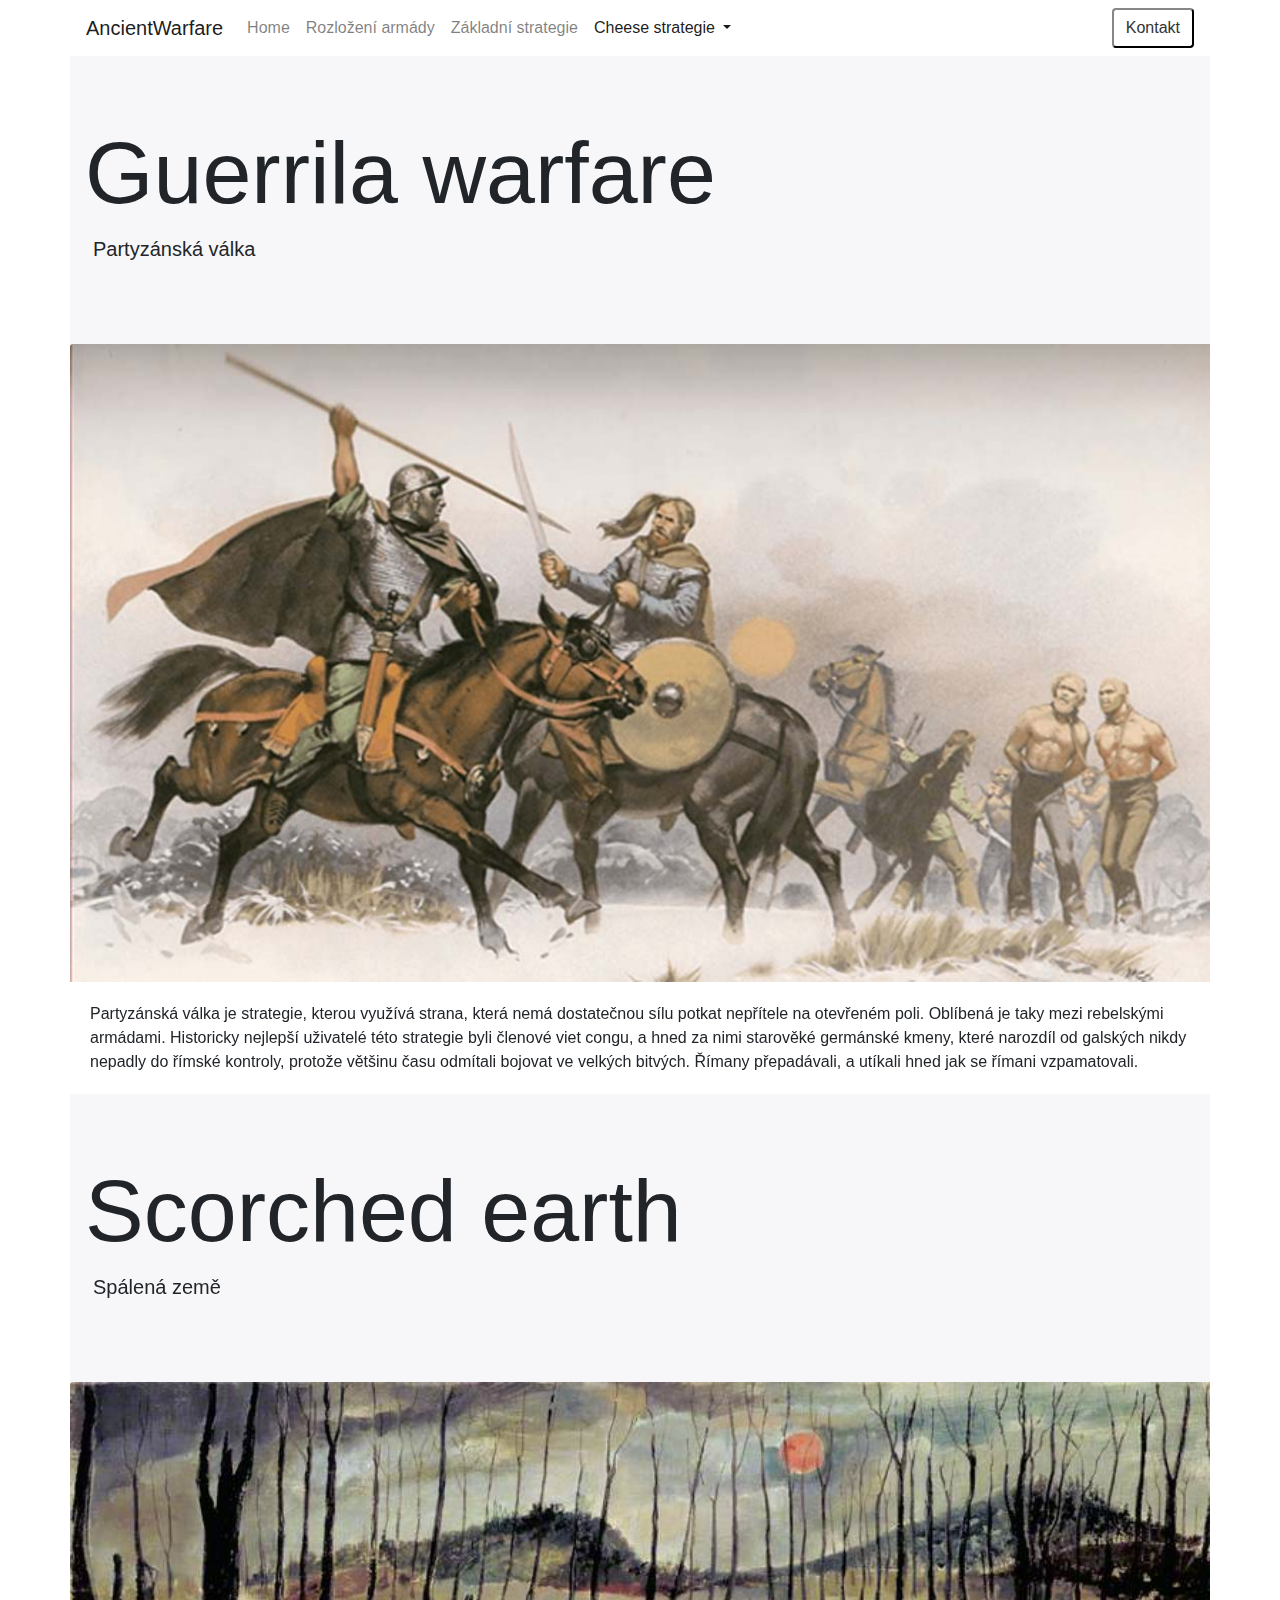
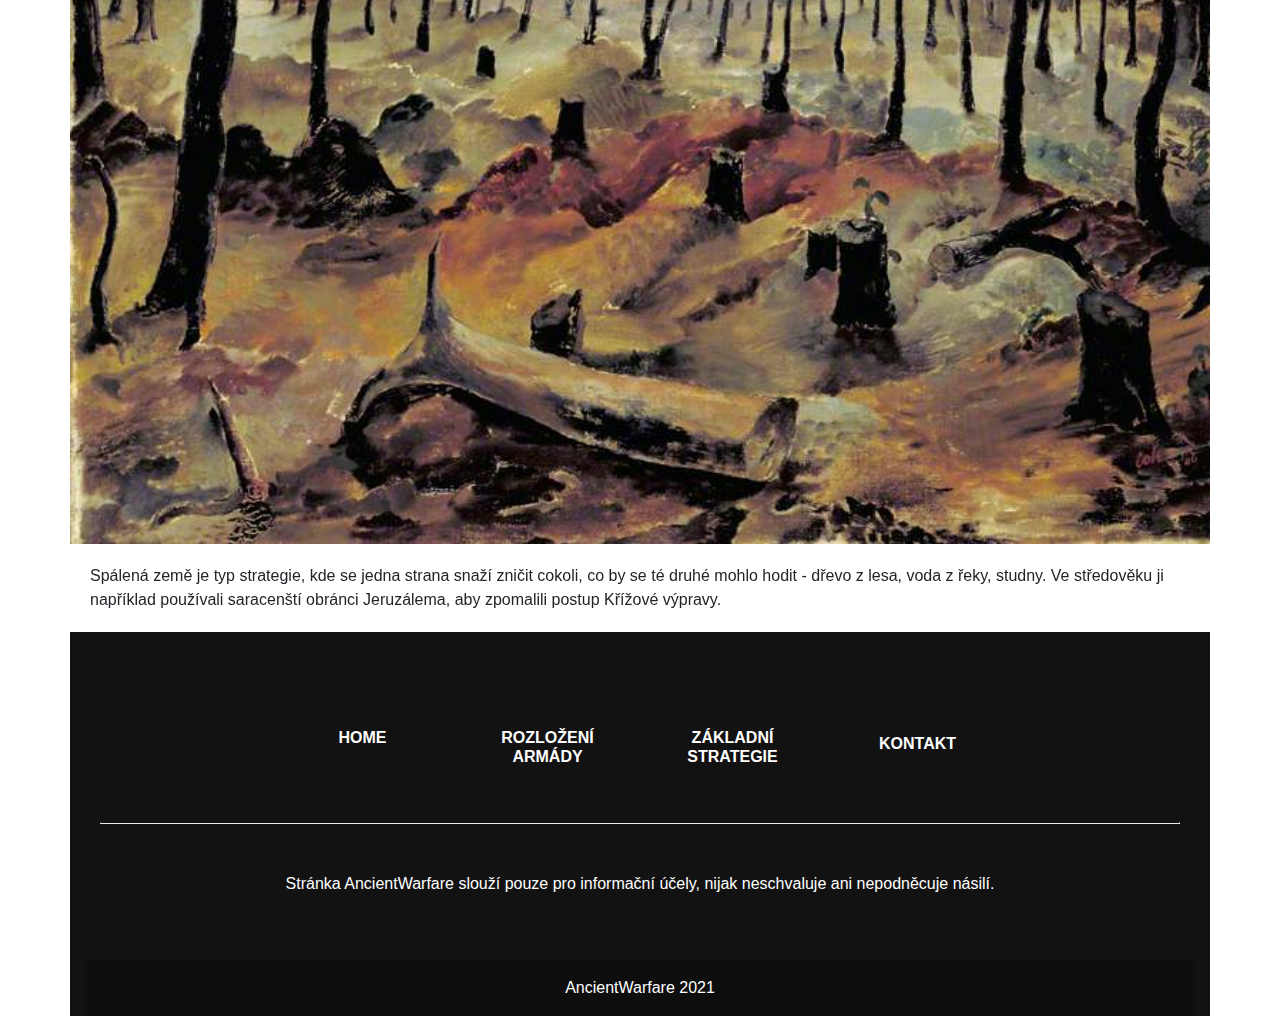
<file: guerrila.html>
<!DOCTYPE html>
<html lang="en">

<head>
    <meta charset="UTF-8">
    <meta http-equiv="X-UA-Compatible" content="IE=edge">
    <meta name="viewport" content="width=device-width, initial-scale=1.0">
    <link rel="stylesheet" href="css/bootstrap.css">
    <title>AncientWarfare | Cheese strategie</title>
</head>

<body>
    <div id="kontakt-container"
        style="height: 100%;width: 100%;display: flex; justify-content: center; align-items: center; z-index: 0; position: fixed;">
        <div class="card" style="display: none;z-index: 9999; border: none; border-radius: 25px;">
            <div class="card-body">
                <h5 class="card-title">Napište nám</h5>
                <div class="form-group">
                    <label for="exampleInputEmail1">Váš Email</label>
                    <input type="email" class="form-control" id="exampleInputEmail1" aria-describedby="emailHelp">
                    <small id="emailHelp" class="form-text text-muted">Váš email nebudeme nikomu sdílet.</small>
                    <small id="emailHelp" class="form-text text-muted">Moje osobní stránky:.</small>
                    <a href="https://zeidash.github.io/" target="blank"><small>https://zeidash.github.io/</small></a>
                </div>
                <div class="form-group">
                    <label for="exampleInputText0">Předmět</label>
                    <input maxlength="30" type="text" class="form-control" id="exampleInputText0">
                </div>
                <div class="form-group">
                    <label for="exampleInputText">Zpráva</label>
                    <textarea maxlength="500" type="text" class="form-control" id="exampleInputText"
                        style="resize: none;"> </textarea>
                </div>
                <button type="submit" class="btn btn-primary col-12 mb-2">Odeslat</button>
                <button id="kontakt-cancel" type="submit" class="btn btn-danger col-12">Zrušit</button>
            </div>
        </div>
    </div>

    <div class="container">
        <nav class="navbar navbar-expand-lg navbar-light row bg-light sticky-top"
            style="border-radius: 0; border: none;">
            <a class="navbar-brand" href="#">AncientWarfare</a>
            <button class="navbar-toggler" type="button" data-toggle="collapse" data-target="#navbarNavDropdown"
                aria-controls="navbarNavDropdown" aria-expanded="false" aria-label="Toggle navigation">
                <span class="navbar-toggler-icon"></span>
            </button>
            <div class="collapse navbar-collapse" id="navbarNavDropdown">
                <ul class="navbar-nav">
                    <li class="nav-item">
                        <a class="nav-link" href="index.html">Home</a>
                    </li>
                    <li class="nav-item">
                        <a class="nav-link" href="composition.html">Rozložení armády</a>
                    </li>
                    <li class="nav-item">
                        <a class="nav-link" href="basic_strategy.html">Základní strategie</a>
                    </li>
                    <li class="nav-item dropdown active">
                        <a class="nav-link dropdown-toggle" href="#" id="navbarDropdownMenuLink" role="button"
                            data-toggle="dropdown" aria-haspopup="true" aria-expanded="false">
                            Cheese strategie
                        </a>
                        <div class="dropdown-menu" aria-labelledby="navbarDropdownMenuLink" style="border-radius: 5px;">
                            <a class="dropdown-item" href="#scorch">Spálená země</a>
                            <a class="dropdown-item" href="#">Guerrilla warfare</a>
                        </div>
                    </li>
                </ul>
                <button type="button" class="btn btn-outline-primary ml-auto kontakt-button">Kontakt</button>
            </div>
        </nav>

        <div class="row justify-content-center">
            <div class="jumbotron jumbotron-fluid col-12  mb-0">
                <div class="container">
                    <h1 class="display-2">Guerrila warfare</h1>
                    <p class="lead ml-2">Partyzánská válka</p>
                </div>
            </div>
            <div class="card m-0 p-0 col-12 border-right-0">
                <img src="img/Suebi.jpg" class="card-img-top" style="border-top-right-radius: 0%;" alt="Svébové">
                <div class="card-body">
                    <p class="card-text">
                        Partyzánská válka je strategie, kterou využívá strana, která nemá dostatečnou sílu potkat nepřítele na otevřeném poli. Oblíbená je taky mezi rebelskými armádami. Historicky nejlepší uživatelé této strategie byli členové viet congu, a hned za nimi starověké germánské kmeny, které narozdíl od galských nikdy nepadly do římské kontroly,
                        protože většinu času odmítali bojovat ve velkých bitvých. Římany přepadávali, a utíkali hned jak se římani vzpamatovali.
                    </p>
                </div>
            </div>
        </div>

        <div class="row justify-content-center" id="scorch">
            <div class="jumbotron jumbotron-fluid col-12  mb-0">
                <div class="container">
                    <h1 class="display-2">Scorched earth</h1>
                    <p class="lead ml-2">Spálená země</p>
                </div>
            </div>
            <div class="card m-0 p-0 col-12 border-right-0">
                <img src="img/scorched_earth.jpg" class="card-img-top" style="border-top-right-radius: 0%;" alt="Spálená země">
                <div class="card-body">
                    <p class="card-text">
                        Spálená země je typ strategie, kde se jedna strana snaží zničit cokoli, co by se té druhé mohlo hodit - dřevo z lesa, voda z řeky, studny. Ve středověku ji například používali saracenští obránci Jeruzálema, aby zpomalili postup Křížové výpravy.
                    </p>
                </div>
            </div>
        </div>

        <div class="row justify-content-center mt-0">
            <!-- Footer -->
            <footer class="text-center text-white col-12" style="background-color: #121212">
                <!-- Grid container -->
                <div class="container">
                    <!-- Section: Links -->
                    <section class="mt-5">
                        <!-- Grid row-->
                        <div class="row text-center d-flex justify-content-center pt-5">
                            <!-- Grid column -->
                            <div class="col-md-2">
                                <h6 class="text-uppercase font-weight-bold">
                                    <a href="index.html" class="text-white">Home</a>
                                </h6>
                            </div>

                            <div class="col-md-2">
                                <h6 class="text-uppercase font-weight-bold">
                                    <a href="composition.html" class="text-white">Rozložení armády</a>
                                </h6>
                            </div>

                            <div class="col-md-2">
                                <h6 class="text-uppercase font-weight-bold">
                                    <a href="basic_strategy.html" class="text-white">Základní strategie</a>
                                </h6>
                            </div>

                            <button class="col-md-2 kontakt-button"
                                style="background-color: transparent; border: none;">
                                <h6 class="text-uppercase font-weight-bold">
                                    <p class="text-white">Kontakt</a>
                                </h6>
                            </button>

                        </div>
                        <!-- Grid row-->
                    </section>
                    <!-- Section: Links -->

                    <hr class="my-5" />

                    <!-- Section: Text -->
                    <section class="mb-5">
                        <div class="row d-flex justify-content-center">
                            <div class="col-lg-8">
                                <p>
                                    Stránka AncientWarfare slouží pouze pro informační účely, nijak neschvaluje ani
                                    nepodněcuje násilí.
                                </p>
                            </div>
                        </div>
                    </section>
                    <!-- Section: Text -->
                </div>
                <!-- Grid container -->
                <!-- Copyright -->
                <div class="text-center p-3 m-0" style="background-color: rgba(0, 0, 0, 0.2)">
                    <a class="text-white" href="">AncientWarfare 2021</a>
                </div>
                <!-- Copyright -->
            </footer>
            <!-- Footer -->
        </div>
    </div>
    <script src="https://code.jquery.com/jquery-3.5.1.slim.min.js"
        integrity="sha384-DfXdz2htPH0lsSSs5nCTpuj/zy4C+OGpamoFVy38MVBnE+IbbVYUew+OrCXaRkfj"
        crossorigin="anonymous"></script>
    <script src="https://cdn.jsdelivr.net/npm/bootstrap@4.6.0/dist/js/bootstrap.bundle.min.js"
        integrity="sha384-Piv4xVNRyMGpqkS2by6br4gNJ7DXjqk09RmUpJ8jgGtD7zP9yug3goQfGII0yAns"
        crossorigin="anonymous"></script>

    <script src="card.js">
    </script>

</body>

</html>
</file>
<file: css/style.css>
button:hover > h6 > p{
    text-decoration: underline;
}
</file>
